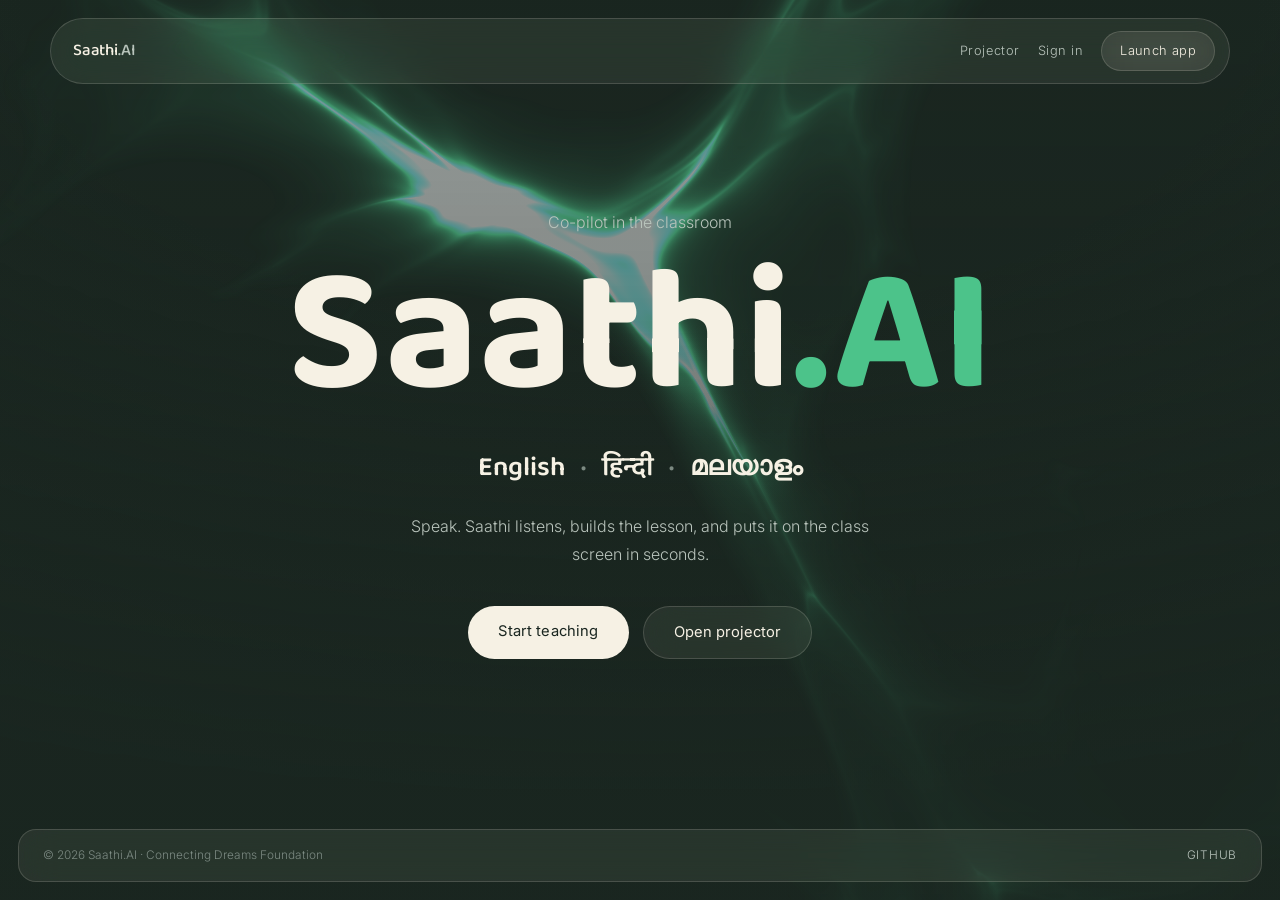
<file: frontend/index.html>
<!DOCTYPE html>
<html lang="en">
<head>
  <meta charset="UTF-8" />
  <meta name="viewport" content="width=device-width, initial-scale=1.0" />
  <title>Saathi.AI · Your co-pilot in the classroom</title>
  <meta name="description" content="A voice-first AI co-pilot for Indian government school teachers. English, हिन्दी, മലയാളം." />
  <link rel="preconnect" href="https://fonts.googleapis.com" />
  <link rel="preconnect" href="https://fonts.gstatic.com" crossorigin />
  <link href="https://fonts.googleapis.com/css2?family=Baloo+2:wght@500;600;700;800&family=Inter:wght@300;400;500&family=Noto+Sans+Malayalam:wght@400;500&family=Noto+Sans+Devanagari:wght@400;500&display=swap" rel="stylesheet" />
  <link rel="stylesheet" href="css/landing.css" />
</head>
<body>

<canvas id="neural" aria-hidden="true"></canvas>
<div class="veil" aria-hidden="true"></div>

<nav class="nav glass">
  <a href="/" class="brand">Saathi<span>.AI</span></a>
  <div class="nav-right">
    <a href="display.html" target="_blank" class="nav-link">Projector</a>
    <a href="login.html" class="nav-link">Sign in</a>
    <a href="app.html" class="nav-cta glass">Launch app</a>
  </div>
</nav>

<main class="hero">
  <div class="hero-inner">
    <span class="eyebrow">Co-pilot in the classroom</span>
    <h1 class="title">Saathi<span>.AI</span></h1>
    <p class="langs"><span>English</span><i>·</i><span>हिन्दी</span><i>·</i><span>മലയാളം</span></p>
    <p class="sub">Speak. Saathi listens, builds the lesson, and puts it on the class screen in seconds.</p>
    <div class="cta-row">
      <a href="signup.html" class="btn-primary">Start teaching</a>
      <a href="display.html" target="_blank" class="btn-ghost glass">Open projector</a>
    </div>
  </div>
</main>

<footer class="footer glass">
  <span>© 2026 Saathi.AI · Connecting Dreams Foundation</span>
  <a href="https://github.com/Nathan-Jamesss/saathi-ai" target="_blank">GitHub</a>
</footer>

<script src="js/neural-noise.js"></script>
<script>
  initNeuralNoise('#neural', { color: [0.30, 0.77, 0.54], opacity: 0.85, speed: 0.0009 });
</script>
</body>
</html>
</file>
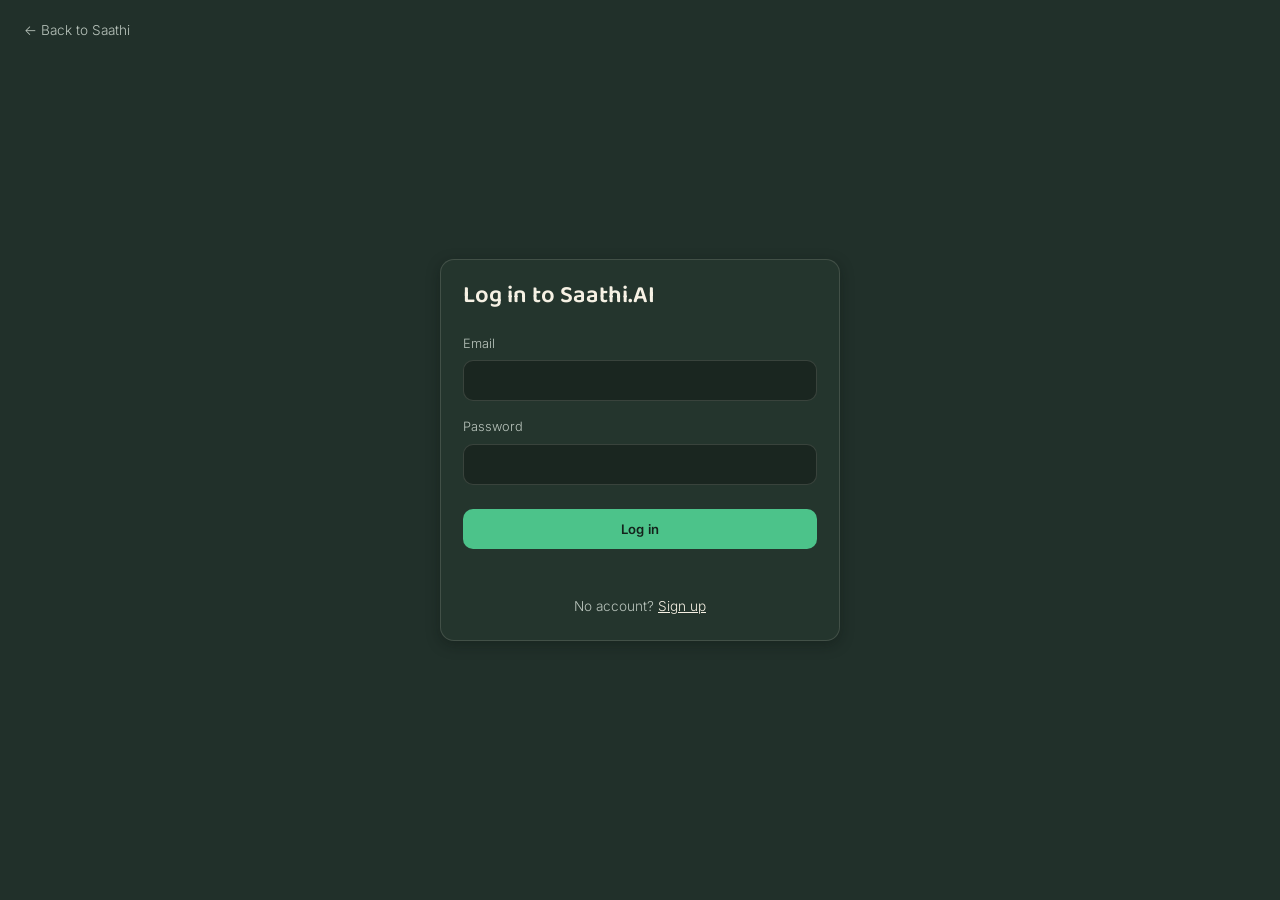
<file: frontend/admin.html>
<!DOCTYPE html>
<html lang="en" data-theme="dark">
<head>
  <meta charset="UTF-8" />
  <meta name="viewport" content="width=device-width, initial-scale=1.0" />
  <title>Saathi.AI · Admin</title>
  <link rel="preconnect" href="https://fonts.googleapis.com" />
  <link rel="preconnect" href="https://fonts.gstatic.com" crossorigin />
  <link href="https://fonts.googleapis.com/css2?family=Baloo+2:wght@500;600;700;800&family=Inter:wght@300;400;500;600&display=swap" rel="stylesheet" />
  <link rel="stylesheet" href="css/main.css" />
  <link rel="stylesheet" href="css/dashboard.css" />
  <link rel="stylesheet" href="css/auth.css" />
</head>
<body>

<div class="dash-page dash-wide">
  <div class="dash-header">
    <h1>Admin</h1>
    <div class="flex gap-12 items-center">
      <a href="index.html" class="btn btn-ghost">Home</a>
      <button id="open-teachers-btn" class="btn btn-secondary">Teachers</button>
      <button id="open-add-teacher-btn" class="btn btn-primary">Add teacher</button>
      <button id="logout-btn" class="btn btn-ghost">Log out</button>
    </div>
  </div>

  <div class="bento-grid admin-stats" id="admin-stats">
    <div class="bento-card">
      <div class="bento-card-header"><span class="bento-icon">✓</span><span class="bento-label">Teachers</span></div>
      <div class="bento-count-row">
        <div><div class="bento-stat-num" id="stat-total-teachers">0</div><div class="bento-stat-label">total</div></div>
        <div><div class="bento-stat-num" id="stat-active-teachers">0</div><div class="bento-stat-label">active</div></div>
      </div>
      <p class="bento-desc">Teacher accounts, and how many are switched on.</p>
    </div>
    <div class="bento-card">
      <div class="bento-card-header"><span class="bento-icon">▶</span><span class="bento-label">AI sessions</span></div>
      <div class="bento-stat-num" id="stat-total-sessions" style="text-align:center;">0</div>
      <p class="bento-desc">Lessons teachers have generated with the voice assistant.</p>
    </div>
    <div class="bento-card">
      <div class="bento-card-header"><span class="bento-icon">◐</span><span class="bento-label">Classes scheduled</span></div>
      <div class="bento-stat-num" id="stat-total-scheduled" style="text-align:center;">0</div>
      <p class="bento-desc">Timetable classes planned across every teacher.</p>
    </div>
  </div>

  <div class="admin-cols admin-cols-main">
    <div class="card admin-panel">
      <div class="flex items-center justify-between" style="margin-bottom:6px;">
        <h2 style="margin:0;">Teacher progress</h2>
        <button id="export-report-btn" class="btn btn-secondary btn-sm">Download CSV</button>
      </div>
      <p class="text-sm text-muted" style="margin-bottom:12px;">
        How far each teacher is through their timetable. Anyone well behind needs a conversation.
      </p>
      <div class="admin-scroll">
        <table class="data-table" id="progress-table"></table>
      </div>
    </div>

    <div class="card admin-panel">
      <h2 style="margin-bottom:6px;">Usage, last 14 days</h2>
      <p class="text-sm text-muted" style="margin-bottom:12px;">AI lessons generated each day.</p>
      <div class="activity-chart" id="activity-chart"></div>
      <div class="insight-block">
        <h3>Last 14 days</h3>
        <div class="insight-tiles" id="usage-tiles"></div>
      </div>
    </div>
  </div>

  <div class="admin-cols admin-cols-main">
    <div class="card admin-panel">
      <h2 style="margin-bottom:6px;">Grade &amp; subject coverage</h2>
      <p class="text-sm text-muted" style="margin-bottom:12px;">Which teachers have a syllabus for each grade and subject. A dash means no teacher has it yet. Hover a count to see names.</p>
      <div class="admin-scroll">
        <table class="coverage-table" id="coverage-table"></table>
      </div>

      <div class="insight-block">
        <h3>At a glance</h3>
        <div class="insight-tiles" id="insight-tiles"></div>
        <h3 style="margin-top:16px;">Needs attention</h3>
        <ul class="attention-list" id="attention-list"></ul>
      </div>
    </div>

    <div class="card admin-panel">
      <h2 style="margin-bottom:6px;">Add a class</h2>
      <p class="text-sm text-muted" style="margin-bottom:12px;">Shows up in that teacher's own dashboard and calendar.</p>
      <form id="admin-add-class-form" class="stack-form">
        <div class="tt-field">
          <label for="ac-teacher">Teacher</label>
          <select id="ac-teacher" required></select>
        </div>
        <div class="tt-controls">
          <div class="tt-field">
            <label for="ac-grade">Class</label>
            <select id="ac-grade">
              <option value="8">Class 8</option>
              <option value="9">Class 9</option>
              <option value="10" selected>Class 10</option>
              <option value="11">Class 11</option>
              <option value="12">Class 12</option>
            </select>
          </div>
          <div class="tt-field">
            <label for="ac-subject">Subject</label>
            <select id="ac-subject">
              <option value="science" selected>Science</option>
              <option value="mathematics">Mathematics</option>
              <option value="history">History</option>
              <option value="geography">Geography</option>
              <option value="political science">Political Science</option>
              <option value="economics">Economics</option>
              <option value="english">English</option>
            </select>
          </div>
          <div class="tt-field">
            <label for="ac-date">Date</label>
            <input type="date" id="ac-date" required />
          </div>
        </div>
        <div class="tt-field">
          <label for="ac-chapter">Chapter</label>
          <input type="text" id="ac-chapter" required placeholder="e.g. Chapter 3: Gravitation" />
        </div>
        <div class="tt-field">
          <label for="ac-focus">Focus (optional)</label>
          <input type="text" id="ac-focus" placeholder="What this session covers" />
        </div>
        <div class="syllabus-footer">
          <button type="submit" class="btn btn-primary btn-sm">Add class</button>
          <span id="admin-add-class-status" class="syllabus-status"></span>
        </div>
      </form>

      <div class="insight-block">
        <h3>Classes this week, by teacher</h3>
        <div class="workload-list" id="workload-list"></div>
      </div>
    </div>
  </div>

  <div class="card admin-panel" style="margin-bottom:24px;">
    <div class="flex items-center justify-between" style="margin-bottom:6px;">
      <h2 style="margin:0;">Upcoming classes</h2>
      <div class="tt-field" style="flex-direction:row; align-items:center; gap:8px;">
        <label for="admin-sched-days">Show next</label>
        <select id="admin-sched-days">
          <option value="1">1 day</option>
          <option value="3">3 days</option>
          <option value="7" selected>7 days</option>
          <option value="30">30 days</option>
        </select>
      </div>
    </div>
    <p class="text-sm text-muted" style="margin-bottom:12px;">What every teacher is teaching. Edits here show up in that teacher's own dashboard.</p>
    <div class="admin-scroll">
      <table class="data-table" id="admin-schedule-table"></table>
    </div>
    <div id="admin-schedule-empty" class="history-empty">No classes scheduled in this window.</div>
  </div>
</div>

<dialog id="teachers-dialog" class="admin-dialog">
  <div class="admin-dialog-head">
    <h2>Teachers</h2>
    <button class="btn btn-ghost btn-sm" data-close>Close</button>
  </div>
  <div class="teacher-list" id="teacher-list">
    <div class="history-empty">Loading…</div>
  </div>
</dialog>

<dialog id="add-teacher-dialog" class="admin-dialog admin-dialog-narrow">
  <div class="admin-dialog-head">
    <h2>Add teacher</h2>
    <button class="btn btn-ghost btn-sm" data-close>Close</button>
  </div>
  <form id="add-teacher-form">
    <div class="auth-field">
      <label for="new-name">Name</label>
      <input type="text" id="new-name" required />
    </div>
    <div class="auth-field">
      <label for="new-email">Email</label>
      <input type="email" id="new-email" required />
    </div>
    <div class="auth-field">
      <label for="new-password">Password</label>
      <input type="password" id="new-password" required minlength="6" />
    </div>
    <button type="submit" class="btn btn-primary auth-submit">Add teacher</button>
    <div class="auth-error" id="add-error"></div>
  </form>
</dialog>

<script type="module" src="js/admin.js"></script>
</body>
</html>
</file>
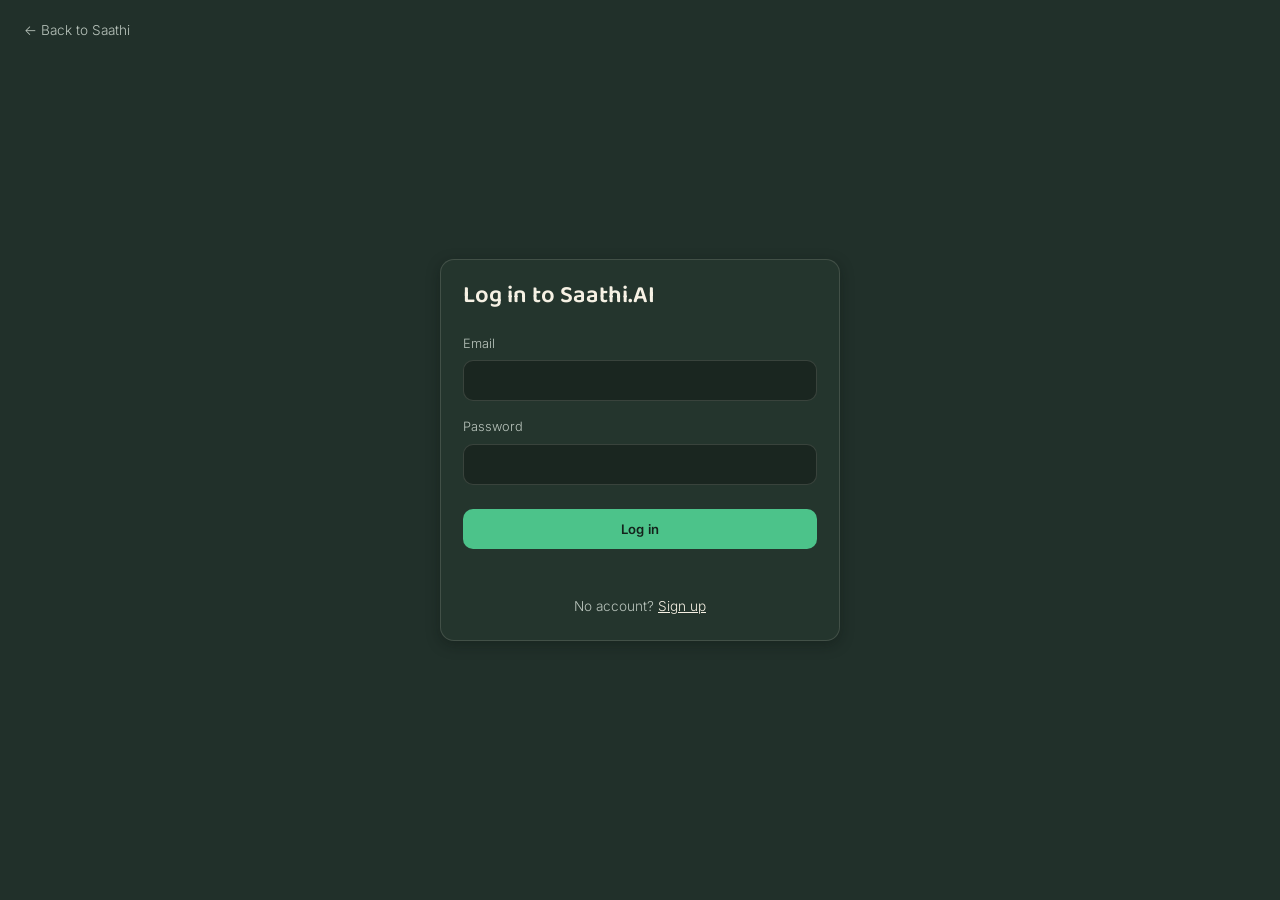
<file: frontend/dashboard.html>
<!DOCTYPE html>
<html lang="en" data-theme="dark">
<head>
  <meta charset="UTF-8" />
  <meta name="viewport" content="width=device-width, initial-scale=1.0" />
  <title>Saathi.AI · Dashboard</title>
  <link rel="preconnect" href="https://fonts.googleapis.com" />
  <link rel="preconnect" href="https://fonts.gstatic.com" crossorigin />
  <link href="https://fonts.googleapis.com/css2?family=Baloo+2:wght@500;600;700;800&family=Inter:wght@300;400;500;600&display=swap" rel="stylesheet" />
  <link rel="stylesheet" href="css/main.css" />
  <link rel="stylesheet" href="css/dashboard.css" />
</head>
<body>

<div class="dash-page dash-wide">
  <div class="dash-header">
    <h1>Welcome, <span id="teacher-name">Teacher</span></h1>
    <div class="flex gap-12 items-center">
      <a href="index.html" class="btn btn-ghost">Home</a>
      <button class="btn btn-secondary" data-open="history-dialog">Session history</button>
      <a href="app.html" class="btn btn-primary">Launch classroom</a>
      <button id="logout-btn" class="btn btn-ghost">Log out</button>
    </div>
  </div>

  <!-- Which class this whole page is showing -->
  <div class="class-bar">
    <div class="class-bar-picker">
      <span class="class-bar-label">Showing</span>
      <select id="syllabus-grade" aria-label="Class">
        <option value="8">Class 8</option>
        <option value="9">Class 9</option>
        <option value="10" selected>Class 10</option>
        <option value="11">Class 11</option>
        <option value="12">Class 12</option>
      </select>
      <select id="syllabus-subject" aria-label="Subject">
        <option value="science" selected>Science</option>
        <option value="mathematics">Mathematics</option>
        <option value="history">History</option>
        <option value="geography">Geography</option>
        <option value="political science">Political Science</option>
        <option value="economics">Economics</option>
        <option value="english">English</option>
      </select>
    </div>
    <div class="class-bar-actions">
      <button class="btn btn-secondary btn-sm" data-open="syllabus-dialog">Edit syllabus</button>
      <button class="btn btn-secondary btn-sm" data-open="plan-dialog">Plan term</button>
    </div>
  </div>

  <div class="bento-grid dash-bento" id="bento-overview" style="display:none;">
    <div class="bento-card bento-hero" id="bento-next-up">
      <div class="bento-card-header">
        <span class="bento-icon">▶</span>
        <span class="bento-label">Continue teaching</span>
      </div>
      <div id="bento-next-body"></div>
    </div>
    <div class="bento-card">
      <div class="bento-card-header">
        <span class="bento-icon">◐</span>
        <span class="bento-label">Syllabus covered</span>
      </div>
      <div class="bento-ring-wrap">
        <svg class="bento-ring" viewBox="0 0 100 100">
          <circle class="ring-bg" cx="50" cy="50" r="42" />
          <circle class="ring-fill" id="bento-ring-fill" cx="50" cy="50" r="42" />
        </svg>
        <span class="bento-ring-text" id="bento-ring-text">0%</span>
      </div>
    </div>
    <div class="bento-card">
      <div class="bento-card-header">
        <span class="bento-icon">✓</span>
        <span class="bento-label">Classes</span>
      </div>
      <div class="bento-count-row">
        <div><div class="bento-stat-num" id="bento-done-num">0</div><div class="bento-stat-label">done</div></div>
        <div><div class="bento-stat-num" id="bento-remaining-num">0</div><div class="bento-stat-label">left</div></div>
      </div>
    </div>
  </div>
  <div class="card history-empty" id="bento-empty" style="margin-bottom:20px;">
    No timetable for this class yet. Click <strong>Edit syllabus</strong>, then <strong>Plan term</strong> to build one.
  </div>

  <div class="admin-cols admin-cols-main">
    <div class="card admin-panel">
      <div class="flex items-center justify-between" style="margin-bottom:6px;">
        <h2 style="margin:0;">Class calendar</h2>
        <span id="schedule-status" class="syllabus-status"></span>
      </div>
      <p class="text-sm text-muted" style="margin-bottom:12px;">Click a day to see what you are teaching and launch the lesson.</p>

      <div class="tt-progress" id="schedule-progress" style="display:none; margin:0 0 14px;">
        <div class="tt-progress-bar"><div class="tt-progress-fill" id="schedule-progress-fill"></div></div>
        <div class="tt-progress-text" id="schedule-progress-text"></div>
      </div>

      <div class="tt-calendar" id="schedule-calendar" style="display:none; margin-top:0;">
        <div class="tt-cal-header">
          <button class="btn btn-ghost btn-sm" id="tt-cal-prev">←</button>
          <span id="tt-cal-title" class="tt-cal-title"></span>
          <button class="btn btn-ghost btn-sm" id="tt-cal-next">→</button>
        </div>
        <div class="tt-cal-grid" id="tt-cal-grid"></div>

        <div class="tt-detail card" id="tt-detail" style="display:none;">
          <div class="tt-detail-header">
            <span id="tt-detail-title"></span>
            <button class="btn btn-ghost btn-sm" id="tt-detail-close">✕</button>
          </div>
          <p id="tt-detail-focus" class="text-sm text-muted"></p>
          <div class="syllabus-footer">
            <button id="tt-detail-launch" class="btn btn-primary btn-sm">Launch this lesson</button>
            <button id="tt-detail-remove" class="btn btn-ghost btn-sm">Remove</button>
          </div>
        </div>
      </div>

      <div class="upcoming-block" id="upcoming-block" style="display:none;">
        <h3>Up next</h3>
        <div class="upcoming-list" id="upcoming-list"></div>
      </div>
    </div>

    <div class="dash-side">
      <div class="card admin-panel">
        <div class="flex items-center justify-between" style="margin-bottom:6px;">
          <h2 style="margin:0;">Syllabus topics</h2>
          <button class="btn btn-ghost btn-sm" data-open="syllabus-dialog">Edit</button>
        </div>
        <p class="text-sm text-muted" style="margin-bottom:12px;">Each chapter and how many of its classes are done.</p>
        <div class="topic-list" id="topic-list"></div>
      </div>

      <div class="card admin-panel">
        <h2 style="margin-bottom:6px;">At a glance</h2>
        <p class="text-sm text-muted" style="margin-bottom:12px;">For the class shown above.</p>
        <div class="insight-tiles" id="glance-tiles"></div>
      </div>

      <div class="card admin-panel" id="notes-card">
        <h2 style="margin-bottom:6px;">Class notes</h2>
        <p class="text-sm text-muted" style="margin-bottom:12px;">
          Notes for this class live as a real Google Doc in your own Drive.
        </p>

        <div id="notes-disconnected">
          <button id="notes-connect-btn" class="btn btn-primary btn-sm">Connect Google account</button>
        </div>

        <div id="notes-connected" style="display:none;">
          <div class="notes-account-row">
            <span class="text-sm text-muted" id="notes-account"></span>
            <button id="notes-disconnect-btn" class="btn btn-ghost btn-sm">Disconnect</button>
          </div>
          <div class="notes-actions">
            <a id="notes-open-link" class="btn btn-primary btn-sm" target="_blank" rel="noopener" style="display:none;">Open this class's doc</a>
            <button id="notes-create-btn" class="btn btn-primary btn-sm">Create notes doc</button>
            <span id="notes-append-area" style="display:none;">
              <button class="btn btn-secondary btn-sm" data-open="note-dialog">Add a note</button>
            </span>
            <button class="btn btn-secondary btn-sm" id="notes-old-btn">Older notes</button>
            <a class="btn btn-ghost btn-sm" href="https://drive.google.com/drive/my-drive" target="_blank" rel="noopener">Open Google Drive</a>
          </div>
          <span id="notes-status" class="syllabus-status"></span>
        </div>

        <div id="notes-unavailable" class="text-sm text-muted" style="display:none;">
          Google notes aren't switched on yet. The Google credentials still need to be added on the server.
        </div>
      </div>
    </div>
  </div>
</div>

<!-- ── Popups ── -->
<dialog id="syllabus-dialog" class="admin-dialog">
  <div class="admin-dialog-head">
    <h2>Edit syllabus</h2>
    <button class="btn btn-ghost btn-sm" data-close>Close</button>
  </div>
  <p class="text-sm text-muted" style="margin-bottom:10px;">Paste the chapters and topics for the class shown above, or upload the NCERT PDF and let the AI read it.</p>
  <textarea id="syllabus-content" class="syllabus-textarea" placeholder="Chapters, topics, and pacing notes for this class, e.g.&#10;Ch 1: Matter in our surroundings&#10;Ch 2: Is matter around us pure&#10;..."></textarea>
  <div class="syllabus-footer">
    <button id="syllabus-save-btn" class="btn btn-primary btn-sm">Save syllabus</button>
    <label class="btn btn-secondary btn-sm" for="syllabus-pdf-input" style="cursor:pointer;">
      Upload NCERT PDF
      <input type="file" id="syllabus-pdf-input" accept="application/pdf" style="display:none;" />
    </label>
    <span id="syllabus-status" class="syllabus-status"></span>
  </div>
</dialog>

<dialog id="plan-dialog" class="admin-dialog">
  <div class="admin-dialog-head">
    <h2>Plan term</h2>
    <button class="btn btn-ghost btn-sm" data-close>Close</button>
  </div>
  <p class="text-sm text-muted" style="margin-bottom:14px;">
    Builds a class-by-class schedule from the syllabus for the class shown above. Upload your school's timetable and classes land on the days that class really meets.
  </p>
  <div class="tt-controls">
    <div class="tt-field">
      <label for="schedule-start">Term start</label>
      <input type="date" id="schedule-start" />
    </div>
    <div class="tt-field">
      <label for="schedule-end">Term end</label>
      <input type="date" id="schedule-end" />
    </div>
    <div class="tt-field">
      <label for="schedule-per-week">Classes / week</label>
      <select id="schedule-per-week">
        <option value="1">1</option>
        <option value="2">2</option>
        <option value="3" selected>3</option>
        <option value="4">4</option>
        <option value="5">5</option>
      </select>
    </div>
  </div>
  <div class="syllabus-footer">
    <label class="btn btn-secondary btn-sm" for="school-timetable-input" style="cursor:pointer;">
      Upload school timetable
      <input type="file" id="school-timetable-input" accept="application/pdf,image/*" style="display:none;" />
    </label>
    <span id="school-timetable-status" class="syllabus-status"></span>
  </div>
  <div class="syllabus-footer">
    <button id="schedule-generate-btn" class="btn btn-primary btn-sm">Generate timetable</button>
    <button id="calendar-sync-btn" class="btn btn-secondary btn-sm" style="display:none;">Add to Google Calendar</button>
    <span id="schedule-dialog-status" class="syllabus-status"></span>
  </div>
</dialog>

<dialog id="note-dialog" class="admin-dialog admin-dialog-narrow">
  <div class="admin-dialog-head">
    <h2>Add a note</h2>
    <button class="btn btn-ghost btn-sm" data-close>Close</button>
  </div>
  <textarea id="notes-append-text" class="syllabus-textarea" style="min-height:110px;" placeholder="It gets added to the Google Doc with today's date"></textarea>
  <div class="syllabus-footer">
    <button id="notes-append-btn" class="btn btn-primary btn-sm">Add to notes</button>
  </div>
</dialog>

<dialog id="old-notes-dialog" class="admin-dialog admin-dialog-narrow">
  <div class="admin-dialog-head">
    <h2>Older notes</h2>
    <button class="btn btn-ghost btn-sm" data-close>Close</button>
  </div>
  <div class="teacher-list" id="old-notes-list"></div>
</dialog>

<dialog id="history-dialog" class="admin-dialog">
  <div class="admin-dialog-head">
    <h2>Session history</h2>
    <button class="btn btn-ghost btn-sm" data-close>Close</button>
  </div>
  <div class="history-list" id="history-list">
    <div class="history-empty">Loading…</div>
  </div>
</dialog>

<script type="module" src="js/dashboard.js"></script>
</body>
</html>
</file>
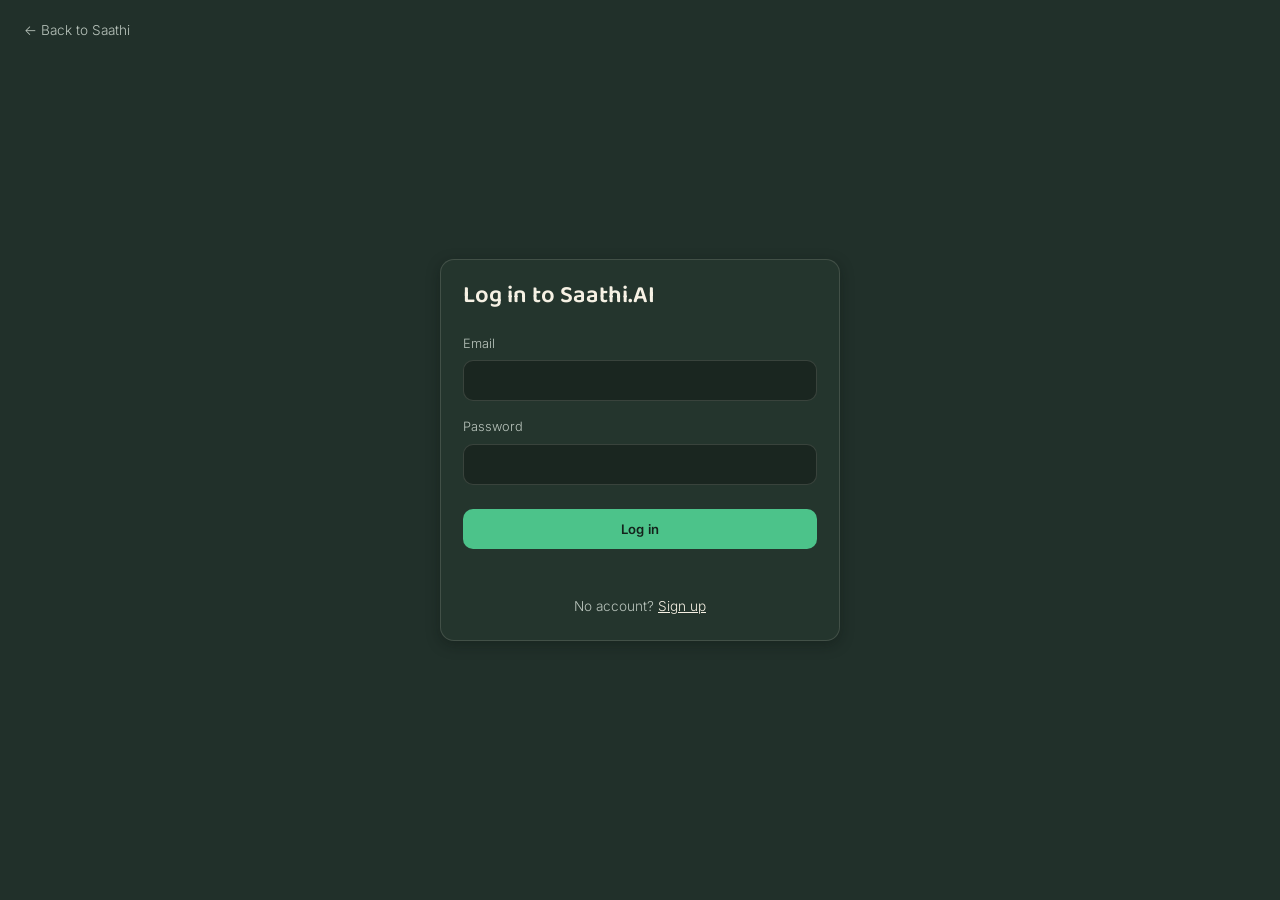
<file: frontend/login.html>
<!DOCTYPE html>
<html lang="en" data-theme="dark">
<head>
  <meta charset="UTF-8" />
  <meta name="viewport" content="width=device-width, initial-scale=1.0" />
  <title>Saathi.AI · Log in</title>
  <link rel="preconnect" href="https://fonts.googleapis.com" />
  <link rel="preconnect" href="https://fonts.gstatic.com" crossorigin />
  <link href="https://fonts.googleapis.com/css2?family=Inter+Tight:wght@300;400;500;600&family=Inter:wght@300;400;500;600&display=swap" rel="stylesheet" />
  <link rel="stylesheet" href="css/main.css" />
  <link rel="stylesheet" href="css/auth.css" />
</head>
<body>

<div class="auth-page">
  <a href="index.html" class="auth-home-link">← Back to Saathi</a>
  <div class="auth-card card">
    <h1>Log in to Saathi.AI</h1>
    <form id="login-form">
      <div class="auth-field">
        <label for="email">Email</label>
        <input type="email" id="email" required autocomplete="email" />
      </div>
      <div class="auth-field">
        <label for="password">Password</label>
        <input type="password" id="password" required autocomplete="current-password" />
      </div>
      <button type="submit" class="btn btn-primary auth-submit">Log in</button>
      <div class="auth-error" id="error"></div>
    </form>
    <div class="auth-switch">
      No account? <a href="signup.html">Sign up</a>
    </div>
  </div>
</div>

<script type="module">
  import { login, getRole } from './js/auth.js';

  const form = document.getElementById('login-form');
  const errorEl = document.getElementById('error');

  form.addEventListener('submit', async (e) => {
    e.preventDefault();
    errorEl.textContent = '';
    const email = document.getElementById('email').value.trim();
    const password = document.getElementById('password').value;
    try {
      await login({ email, password });
      location.href = getRole() === 'admin' ? 'admin.html' : 'dashboard.html';
    } catch (err) {
      errorEl.textContent = err.message;
    }
  });
</script>
</body>
</html>
</file>
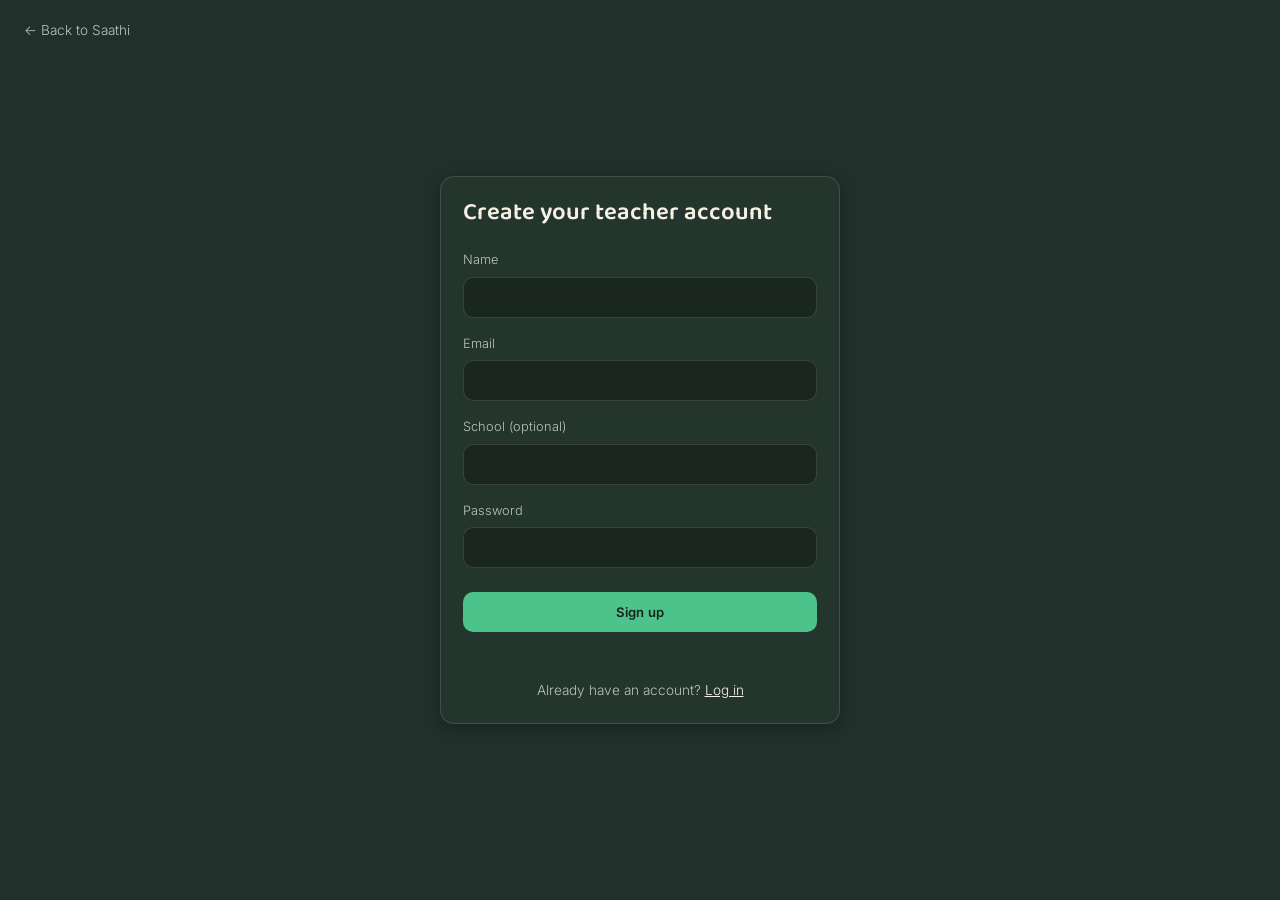
<file: frontend/signup.html>
<!DOCTYPE html>
<html lang="en" data-theme="dark">
<head>
  <meta charset="UTF-8" />
  <meta name="viewport" content="width=device-width, initial-scale=1.0" />
  <title>Saathi.AI · Sign up</title>
  <link rel="preconnect" href="https://fonts.googleapis.com" />
  <link rel="preconnect" href="https://fonts.gstatic.com" crossorigin />
  <link href="https://fonts.googleapis.com/css2?family=Inter+Tight:wght@300;400;500;600&family=Inter:wght@300;400;500;600&display=swap" rel="stylesheet" />
  <link rel="stylesheet" href="css/main.css" />
  <link rel="stylesheet" href="css/auth.css" />
</head>
<body>

<div class="auth-page">
  <a href="index.html" class="auth-home-link">← Back to Saathi</a>
  <div class="auth-card card">
    <h1>Create your teacher account</h1>
    <form id="signup-form">
      <div class="auth-field">
        <label for="name">Name</label>
        <input type="text" id="name" required autocomplete="name" />
      </div>
      <div class="auth-field">
        <label for="email">Email</label>
        <input type="email" id="email" required autocomplete="email" />
      </div>
      <div class="auth-field">
        <label for="school">School (optional)</label>
        <input type="text" id="school" autocomplete="organization" />
      </div>
      <div class="auth-field">
        <label for="password">Password</label>
        <input type="password" id="password" required minlength="6" autocomplete="new-password" />
      </div>
      <button type="submit" class="btn btn-primary auth-submit">Sign up</button>
      <div class="auth-error" id="error"></div>
    </form>
    <div class="auth-switch">
      Already have an account? <a href="login.html">Log in</a>
    </div>
  </div>
</div>

<script type="module">
  import { signup } from './js/auth.js';

  const form = document.getElementById('signup-form');
  const errorEl = document.getElementById('error');

  form.addEventListener('submit', async (e) => {
    e.preventDefault();
    errorEl.textContent = '';
    const name = document.getElementById('name').value.trim();
    const email = document.getElementById('email').value.trim();
    const school = document.getElementById('school').value.trim();
    const password = document.getElementById('password').value;
    try {
      await signup({ email, password, name, school: school || null });
      location.href = 'dashboard.html';
    } catch (err) {
      errorEl.textContent = err.message;
    }
  });
</script>
</body>
</html>
</file>
<file: frontend/css/landing.css>
/* =========================================================
   Saathi.AI · Landing (minimal glassmorphism over neural noise)
   ========================================================= */

:root {
  --bg:        #1a2620;
  --ink:       #f6f1e4;
  --ink-dim:   #b9c4bc;
  --ink-faint: #7c8a82;
  --glass:     rgba(246, 241, 228, 0.07);
  --glass-2:   rgba(246, 241, 228, 0.11);
  --glass-br:  rgba(246, 241, 228, 0.16);
  --accent:    #4cc38a;
  --font-d: 'Baloo 2', sans-serif;
  --font-b: 'Inter', 'Noto Sans Malayalam', 'Noto Sans Devanagari', sans-serif;
  --ease: cubic-bezier(0.22, 1, 0.36, 1);
}

* { margin: 0; padding: 0; box-sizing: border-box; }
html { scroll-behavior: smooth; }
body {
  min-height: 100svh;
  background: var(--bg);
  color: var(--ink);
  font-family: var(--font-b);
  font-weight: 300;
  line-height: 1.6;
  overflow-x: hidden;
  -webkit-font-smoothing: antialiased;
  display: flex; flex-direction: column;
}
a { color: inherit; text-decoration: none; }
::selection { background: var(--ink); color: var(--bg); }
:focus-visible { outline: 2px solid var(--ink); outline-offset: 3px; border-radius: 4px; }

/* neural noise canvas + dark veil for legibility */
#neural { position: fixed; inset: 0; width: 100%; height: 100%; pointer-events: none; z-index: 0; }
.veil {
  position: fixed; inset: 0; z-index: 1; pointer-events: none;
  background:
    radial-gradient(120% 90% at 50% 0%, transparent 40%, rgba(26,38,32,0.55) 100%),
    linear-gradient(180deg, rgba(26,38,32,0.35), rgba(26,38,32,0.65));
}

/* glass primitive */
.glass {
  background: var(--glass);
  backdrop-filter: blur(18px) saturate(1.3);
  -webkit-backdrop-filter: blur(18px) saturate(1.3);
  border: 1px solid var(--glass-br);
}

/* nav */
.nav {
  position: fixed; top: 18px; left: 50%; transform: translateX(-50%);
  z-index: 10; width: calc(100% - 36px); max-width: 1180px;
  display: flex; align-items: center; justify-content: space-between;
  padding: 12px 14px 12px 22px; border-radius: 100px;
}
.brand { font-family: var(--font-d); font-size: 1.05rem; font-weight: 500; letter-spacing: -0.01em; }
.brand span { color: var(--ink-dim); }
.nav-right { display: flex; align-items: center; gap: 18px; }
.nav-link { font-size: 0.8rem; letter-spacing: 0.04em; color: var(--ink-dim); transition: color 0.3s; }
.nav-link:hover { color: var(--ink); }
.nav-cta {
  font-size: 0.8rem; letter-spacing: 0.03em; color: var(--ink);
  padding: 9px 18px; border-radius: 100px;
  transition: background 0.3s, transform 0.3s var(--ease);
}
.nav-cta:hover { background: var(--glass-2); transform: translateY(-1px); }

/* hero */
.hero {
  position: relative; z-index: 5; flex: 1;
  display: flex; align-items: center; justify-content: center;
  padding: 120px 24px 80px; text-align: center;
}
.hero-inner { max-width: 720px; display: flex; flex-direction: column; align-items: center; }
.eyebrow {
  font-size: 1rem; color: var(--ink-dim); margin-bottom: 18px;
  opacity: 0; animation: rise 0.9s var(--ease) 0.1s forwards;
}
.title {
  font-family: var(--font-d);
  font-size: clamp(4rem, 16vw, 11rem);
  font-weight: 700; line-height: 0.95;
  opacity: 0; animation: rise 1s var(--ease) 0.18s forwards;
}
.title span { color: var(--accent); }
.langs {
  display: flex; gap: 16px; align-items: center; justify-content: center;
  font-family: var(--font-d); font-size: clamp(1.1rem, 3vw, 1.7rem); font-weight: 600;
  color: var(--ink); margin: 26px 0 22px;
  opacity: 0; animation: rise 1s var(--ease) 0.3s forwards;
}
.langs i { color: var(--ink-faint); font-style: normal; }
.sub {
  max-width: 460px; font-size: 1rem; color: var(--ink-dim); line-height: 1.75;
  opacity: 0; animation: rise 1s var(--ease) 0.42s forwards;
}
.cta-row {
  display: flex; gap: 14px; flex-wrap: wrap; justify-content: center; margin-top: 38px;
  opacity: 0; animation: rise 1s var(--ease) 0.54s forwards;
}
@keyframes rise { from { opacity: 0; transform: translateY(22px); } to { opacity: 1; transform: translateY(0); } }

.btn-primary {
  font-size: 0.92rem; font-weight: 400; letter-spacing: 0.01em;
  padding: 14px 30px; border-radius: 100px;
  background: var(--ink); color: var(--bg);
  transition: transform 0.3s var(--ease), opacity 0.3s;
}
.btn-primary:hover { transform: translateY(-2px); opacity: 0.92; }
.btn-ghost {
  font-size: 0.92rem; font-weight: 400; color: var(--ink);
  padding: 14px 30px; border-radius: 100px;
  transition: background 0.3s, transform 0.3s var(--ease);
}
.btn-ghost:hover { background: var(--glass-2); transform: translateY(-2px); }

/* footer */
.footer {
  position: relative; z-index: 5; margin: 0 18px 18px; border-radius: 18px;
  padding: 16px 24px; display: flex; align-items: center; justify-content: space-between;
}
.footer span { font-size: 0.74rem; color: var(--ink-faint); }
.footer a { font-size: 0.74rem; letter-spacing: 0.06em; text-transform: uppercase; color: var(--ink-dim); transition: color 0.3s; }
.footer a:hover { color: var(--ink); }

@media (max-width: 600px) {
  .nav { padding: 10px 12px 10px 18px; }
  .nav-right { gap: 12px; }
  .nav-link { display: none; }
  .langs { gap: 10px; }
}

@media (prefers-reduced-motion: reduce) {
  .eyebrow, .title, .langs, .sub, .cta-row { animation: none; opacity: 1; }
}
</file>
<file: frontend/css/main.css>
/* =========================================================
   Saathi.AI · Design System (main.css)
   Notebook paper by day, chalkboard by night
   Shared by Teacher View (app) and Projector (display)
   ========================================================= */

@import url('https://fonts.googleapis.com/css2?family=Baloo+2:wght@500;600;700;800&family=Inter:wght@300;400;500;600&family=Noto+Sans+Malayalam:wght@400;600&family=Noto+Sans+Devanagari:wght@400;600&display=swap');

/* ── CSS Variables ── */
:root {
  /* Dark (default) · slate chalkboard, chalk-white ink, bright chalk accents */
  --bg-primary:   #21302a;
  --bg-secondary: #1a2620;
  --bg-card:      #24352d;
  --bg-hover:     #2c4038;
  --text-primary:   #f6f1e4;
  --text-secondary: #b9c4bc;
  --text-muted:     #7c8a82;
  --accent:       #4cc38a;          /* chalk green */
  --accent-hover: #63d89e;
  --accent-ink:   #14231c;          /* text on accent-filled surfaces */
  --accent-light: rgba(76, 195, 138, 0.16);
  --secondary:    #ffb13c;          /* marigold */
  --sky:          #5cb8ff;
  --pink:         #ff8fb3;
  --success: #4cc38a;
  --warning: #ffb13c;
  --danger:  #ff7a6b;
  --border:        rgba(246, 241, 228, 0.14);
  --border-accent: rgba(246, 241, 228, 0.34);
  --shadow:    0 16px 40px rgba(10, 18, 14, 0.45);
  --shadow-sm: 0 4px 14px rgba(10, 18, 14, 0.35);
  --radius:    14px;
  --radius-sm: 10px;
  --radius-lg: 20px;
  --transition: 220ms cubic-bezier(0.22, 1, 0.36, 1);
  --font-display: 'Baloo 2', 'Inter', sans-serif;
  --font-body:    'Inter', 'Noto Sans Malayalam', 'Noto Sans Devanagari', sans-serif;
}

[data-theme="light"] {
  /* Light · warm notebook paper, pencil-brown ink, bright chalk accents */
  --bg-primary:   #fff8ec;
  --bg-secondary: #fbf0dc;
  --bg-card:      #ffffff;
  --bg-hover:     #fdefd8;
  --text-primary:   #2b2118;
  --text-secondary: #6b5d4f;
  --text-muted:     #a69a89;
  --accent:       #2fa36b;
  --accent-hover: #268a5a;
  --accent-ink:   #ffffff;
  --accent-light: rgba(47, 163, 107, 0.12);
  --secondary:    #ff9f1c;
  --sky:          #3fa9f5;
  --pink:         #ff6fa8;
  --success: #2fa36b;
  --warning: #e08e00;
  --danger:  #e1503f;
  --border:        rgba(43, 33, 24, 0.13);
  --border-accent: rgba(43, 33, 24, 0.30);
  --shadow:    0 16px 40px rgba(107, 74, 26, 0.14);
  --shadow-sm: 0 4px 14px rgba(107, 74, 26, 0.10);
}

/* ── Reset ── */
*, *::before, *::after {
  box-sizing: border-box;
  margin: 0;
  padding: 0;
}

html { scroll-behavior: smooth; }

body {
  font-family: var(--font-body);
  font-weight: 300;
  background: var(--bg-primary);
  color: var(--text-primary);
  line-height: 1.6;
  min-height: 100vh;
  -webkit-font-smoothing: antialiased;
  transition: background var(--transition), color var(--transition);
}

::selection { background: var(--text-primary); color: var(--bg-primary); }

/* ── Typography ── */
h1, h2, h3, h4, h5 {
  font-family: var(--font-display);
  font-weight: 600;
  line-height: 1.15;
}
h1 { font-size: clamp(2rem, 5vw, 3.5rem); }
h2 { font-size: clamp(1.5rem, 3vw, 2.25rem); }
h3 { font-size: clamp(1.2rem, 2vw, 1.5rem); }
h4 { font-size: 1.1rem; }
p  { color: var(--text-secondary); }

a { color: var(--text-primary); text-decoration: none; transition: opacity var(--transition); }
a:hover { opacity: 0.7; }

/* ── Buttons ── */
.btn {
  display: inline-flex;
  align-items: center;
  gap: 8px;
  padding: 11px 22px;
  border-radius: var(--radius-sm);
  border: 1px solid transparent;
  cursor: pointer;
  font-family: var(--font-body);
  font-size: 0.82rem;
  font-weight: 500;
  letter-spacing: 0.02em;
  transition: all var(--transition);
  white-space: nowrap;
}

.btn-primary {
  background: var(--accent);
  color: var(--accent-ink);
  font-weight: 600;
}
.btn-primary:hover { background: var(--accent-hover); transform: translateY(-1px); }

.btn-secondary {
  background: var(--bg-card);
  color: var(--text-primary);
  border-color: var(--border);
}
.btn-secondary:hover { background: var(--bg-hover); border-color: var(--border-accent); }

.btn-ghost {
  background: transparent;
  color: var(--text-secondary);
  border-color: var(--border);
}
.btn-ghost:hover { background: var(--bg-hover); color: var(--text-primary); }

.btn-danger {
  background: transparent;
  color: var(--danger);
  border-color: color-mix(in srgb, var(--danger) 40%, transparent);
}
.btn-danger:hover { background: color-mix(in srgb, var(--danger) 12%, transparent); }

.btn-lg { padding: 15px 30px; font-size: 0.95rem; }
.btn-sm { padding: 7px 16px; font-size: 0.8rem; }
.btn-icon { padding: 8px; border-radius: var(--radius-sm); }

.btn:disabled { opacity: 0.35; cursor: not-allowed; transform: none !important; }

/* ── Cards ── */
.card {
  background: var(--bg-card);
  border: 1px solid var(--border);
  border-radius: var(--radius);
  padding: 22px;
  box-shadow: var(--shadow-sm);
  transition: background var(--transition), border-color var(--transition), transform var(--transition);
}
.card-hover:hover { background: var(--bg-hover); border-color: var(--border-accent); transform: translateY(-2px); }

/* ── Badge ── */
.badge {
  display: inline-flex;
  align-items: center;
  gap: 6px;
  padding: 5px 13px;
  border: 1px solid transparent;
  border-radius: 100px;
  font-size: 0.74rem;
  font-weight: 600;
  color: var(--text-primary);
  background: var(--accent-light);
}
.badge-concept   { color: var(--accent-ink);  background: var(--accent); }
.badge-quiz      { color: var(--accent-ink);  background: var(--secondary); }
.badge-translate { color: var(--accent-ink);  background: var(--sky); }
.badge-activity  { color: var(--accent-ink);  background: var(--pink); }
.badge-unclear   { color: var(--text-secondary); background: var(--accent-light); }

/* ── Spinner ── */
.spinner {
  display: inline-block;
  width: 18px; height: 18px;
  border: 1.5px solid var(--border);
  border-top-color: var(--text-primary);
  border-radius: 50%;
  animation: spin 0.7s linear infinite;
}
@keyframes spin { to { transform: rotate(360deg); } }

/* ── Pulse animation (mic) ── */
@keyframes pulse-ring {
  0%   { transform: scale(1); opacity: 0.7; }
  100% { transform: scale(1.7); opacity: 0; }
}
.pulse::after {
  content: '';
  position: absolute;
  inset: 0;
  border-radius: inherit;
  background: var(--danger);
  animation: pulse-ring 1.3s ease-out infinite;
  z-index: -1;
}

/* ── Scrollbar ── */
::-webkit-scrollbar { width: 6px; height: 6px; }
::-webkit-scrollbar-track { background: transparent; }
::-webkit-scrollbar-thumb { background: var(--border); border-radius: 3px; }
::-webkit-scrollbar-thumb:hover { background: var(--text-muted); }

/* ── Utility classes ── */
.sr-only { position: absolute; width: 1px; height: 1px; overflow: hidden; clip: rect(0,0,0,0); }
.flex     { display: flex; }
.flex-col { flex-direction: column; }
.items-center { align-items: center; }
.justify-between { justify-content: space-between; }
.gap-8  { gap: 8px; }
.gap-12 { gap: 12px; }
.gap-16 { gap: 16px; }
.text-accent   { color: var(--text-primary); }
.text-muted    { color: var(--text-muted); }
.text-success  { color: var(--success); }
.text-danger   { color: var(--danger); }
.text-warning  { color: var(--warning); }
.text-sm { font-size: 0.875rem; }
.text-xs { font-size: 0.75rem; }
.font-bold { font-weight: 600; }
.font-semibold { font-weight: 500; }
.truncate { overflow: hidden; text-overflow: ellipsis; white-space: nowrap; }
.hidden { display: none !important; }
</file>
<file: frontend/css/dashboard.css>
/* dashboard.css · Teacher/admin dashboard shared layout — builds on main.css tokens */

.dash-page {
  min-height: 100vh;
  padding: 32px 24px;
  max-width: 900px;
  margin: 0 auto;
}

.dash-header {
  display: flex;
  align-items: center;
  justify-content: space-between;
  margin-bottom: 32px;
}

.dash-header h1 {
  font-size: 1.4rem;
}

.dash-section {
  margin-bottom: 40px;
}

.dash-section h2 {
  font-size: 1.05rem;
  margin-bottom: 14px;
}

.history-list,
.teacher-list {
  display: flex;
  flex-direction: column;
  gap: 10px;
}

.history-item {
  display: flex;
  justify-content: space-between;
  align-items: center;
  gap: 12px;
}

.history-item .meta {
  font-size: 0.8rem;
  color: var(--text-secondary);
  margin-top: 2px;
}

.history-empty {
  color: var(--text-muted);
  padding: 32px 0;
  text-align: center;
}

.syllabus-controls {
  display: flex;
  gap: 12px;
  margin-bottom: 12px;
  flex-wrap: wrap;
}

.syllabus-controls select {
  padding: 8px 10px;
  border-radius: var(--radius-sm);
  border: 1px solid var(--border);
  background: var(--bg-secondary);
  color: var(--text-primary);
  font-family: var(--font-body);
  font-size: 0.85rem;
}

.syllabus-textarea {
  width: 100%;
  min-height: 220px;
  padding: 14px;
  border-radius: var(--radius-sm);
  border: 1px solid var(--border);
  background: var(--bg-secondary);
  color: var(--text-primary);
  font-family: var(--font-body);
  font-size: 0.9rem;
  line-height: 1.6;
  resize: vertical;
}

.syllabus-textarea:focus {
  outline: none;
  border-color: var(--border-accent);
}

.syllabus-footer {
  display: flex;
  align-items: center;
  gap: 14px;
  margin-top: 12px;
}

.syllabus-status {
  font-size: 0.8rem;
  color: var(--text-muted);
}

.tt-controls {
  display: flex;
  gap: 16px;
  margin-bottom: 14px;
  flex-wrap: wrap;
}

.tt-field {
  display: flex;
  flex-direction: column;
  gap: 6px;
}

.tt-field label {
  font-size: 0.78rem;
  color: var(--text-secondary);
}

.tt-field input,
.tt-field select {
  padding: 8px 10px;
  border-radius: var(--radius-sm);
  border: 1px solid var(--border);
  background: var(--bg-secondary);
  color: var(--text-primary);
  font-family: var(--font-body);
  font-size: 0.85rem;
}

.tt-progress {
  margin-top: 18px;
}

.tt-progress-bar {
  width: 100%;
  height: 8px;
  border-radius: 4px;
  background: var(--bg-secondary);
  border: 1px solid var(--border);
  overflow: hidden;
}

.tt-progress-fill {
  height: 100%;
  background: var(--accent);
  transition: width var(--transition);
}

.tt-progress-text {
  margin-top: 8px;
  font-size: 0.85rem;
  color: var(--text-secondary);
}

.tt-calendar {
  margin-top: 18px;
}

.tt-cal-header {
  display: flex;
  align-items: center;
  justify-content: space-between;
  margin-bottom: 12px;
}

.tt-cal-title {
  font-family: var(--font-display);
  font-size: 1rem;
}

.tt-cal-grid {
  display: grid;
  grid-template-columns: repeat(7, 1fr);
  gap: 4px;
}

.tt-cal-dow {
  text-align: center;
  font-size: 0.7rem;
  text-transform: uppercase;
  letter-spacing: 0.04em;
  color: var(--text-muted);
  padding-bottom: 6px;
}

.tt-cal-day {
  min-height: 64px;
  border-radius: var(--radius-sm);
  border: 1px solid var(--border);
  background: var(--bg-secondary);
  padding: 6px;
  font-size: 0.75rem;
  cursor: default;
}

.tt-cal-day.tt-empty {
  border-color: transparent;
  background: transparent;
}

.tt-cal-day .tt-cal-daynum {
  color: var(--text-secondary);
  font-size: 0.7rem;
}

.tt-cal-day.tt-has-class {
  cursor: pointer;
  border-color: var(--border-accent);
}

.tt-cal-day.tt-has-class:hover {
  background: var(--bg-hover);
}

.tt-cal-day.tt-done {
  opacity: 0.5;
}

.tt-cal-chip {
  margin-top: 4px;
  font-size: 0.68rem;
  line-height: 1.3;
  color: var(--text-primary);
  overflow: hidden;
  display: -webkit-box;
  -webkit-line-clamp: 2;
  -webkit-box-orient: vertical;
}

.tt-cal-day.tt-today {
  border-color: var(--accent);
}

.tt-detail {
  margin-top: 16px;
}

.tt-detail-header {
  display: flex;
  justify-content: space-between;
  align-items: center;
  font-family: var(--font-display);
  font-size: 1rem;
  margin-bottom: 8px;
}

/* ── Bento overview ── */
.bento-grid {
  display: grid;
  grid-template-columns: repeat(4, 1fr);
  gap: 14px;
}

@media (max-width: 640px) {
  .bento-grid { grid-template-columns: 1fr; }
  .bento-hero { grid-column: span 1 !important; }
}

.bento-card {
  grid-column: span 1;
  background: var(--bg-card);
  border: 1px solid var(--border);
  border-radius: var(--radius);
  padding: 18px;
  opacity: 0;
  transform: translateY(10px);
  animation: bento-in 0.5s cubic-bezier(0.22, 1, 0.36, 1) forwards;
  transition: border-color var(--transition), transform var(--transition);
}

.bento-card:hover {
  border-color: var(--border-accent);
  transform: translateY(-2px);
}

.bento-grid .bento-card:nth-child(1) { animation-delay: 0ms; }
.bento-grid .bento-card:nth-child(2) { animation-delay: 90ms; }
.bento-grid .bento-card:nth-child(3) { animation-delay: 180ms; }

@keyframes bento-in {
  to { opacity: 1; transform: translateY(0); }
}

.bento-hero {
  grid-column: span 2;
  display: flex;
  flex-direction: column;
  justify-content: space-between;
}

.bento-card-header {
  display: flex;
  align-items: center;
  gap: 8px;
  margin-bottom: 14px;
}

.bento-icon {
  display: inline-flex;
  align-items: center;
  justify-content: center;
  width: 22px;
  height: 22px;
  border-radius: 50%;
  background: var(--accent-light);
  font-size: 0.7rem;
}

.bento-label {
  font-size: 0.8rem;
  font-weight: 600;
  color: var(--text-secondary);
}

.bento-next-empty {
  color: var(--text-muted);
  font-size: 0.9rem;
}

.bento-next-topic {
  font-family: var(--font-display);
  font-size: 1.3rem;
  margin-bottom: 4px;
}

.bento-next-meta {
  font-size: 0.82rem;
  color: var(--text-secondary);
  margin-bottom: 14px;
}

.bento-ring-wrap {
  position: relative;
  width: 88px;
  height: 88px;
  margin: 0 auto;
}

.bento-ring {
  width: 100%;
  height: 100%;
  transform: rotate(-90deg);
}

.bento-ring .ring-bg,
.bento-ring .ring-fill {
  fill: none;
  stroke-width: 8;
}

.bento-ring .ring-bg {
  stroke: var(--border);
}

.bento-ring .ring-fill {
  stroke: var(--accent);
  stroke-linecap: round;
  stroke-dasharray: 263.9;
  stroke-dashoffset: 263.9;
  transition: stroke-dashoffset 0.9s cubic-bezier(0.22, 1, 0.36, 1);
}

.bento-ring-text {
  position: absolute;
  inset: 0;
  display: flex;
  align-items: center;
  justify-content: center;
  font-family: var(--font-display);
  font-size: 1.1rem;
}

.bento-count-row {
  display: flex;
  justify-content: space-around;
  text-align: center;
}

.bento-stat-num {
  font-family: var(--font-display);
  font-size: 1.8rem;
}

.bento-stat-label {
  font-size: 0.72rem;
  color: var(--text-muted);
  text-transform: uppercase;
  letter-spacing: 0.04em;
}

/* ── Admin coverage table ── */
.coverage-table {
  width: 100%;
  border-collapse: separate;
  border-spacing: 4px;
  font-size: 0.82rem;
  white-space: nowrap;
}

.coverage-table th {
  font-weight: 600;
  color: var(--text-secondary);
  text-align: left;
  padding: 8px 10px;
}

.coverage-row-label {
  white-space: nowrap;
}

.coverage-cell {
  padding: 10px 12px;
  border-radius: var(--radius-sm);
  min-width: 90px;
  white-space: normal;
}

.coverage-cell.covered {
  background: var(--accent-light);
  color: var(--text-primary);
  font-weight: 500;
}

.coverage-cell.gap {
  background: var(--bg-secondary);
  color: var(--text-muted);
  text-align: center;
}

/* ── Admin usage chart ── */
.activity-chart {
  display: flex;
  align-items: flex-end;
  gap: 6px;
  height: 140px;
}

.activity-col {
  flex: 1;
  display: flex;
  flex-direction: column;
  align-items: center;
  justify-content: flex-end;
  height: 100%;
  min-width: 0;
}

.activity-bar {
  width: 100%;
  max-width: 28px;
  background: var(--accent);
  border-radius: var(--radius-sm) var(--radius-sm) 0 0;
  transition: height var(--transition);
}

.activity-count {
  font-size: 0.7rem;
  color: var(--text-secondary);
  height: 14px;
}

.activity-label {
  font-size: 0.68rem;
  color: var(--text-muted);
  margin-top: 6px;
}

/* ── Admin: wide multi-column layout ── */
.dash-page.dash-wide {
  max-width: 1280px;
}

.admin-stats {
  grid-template-columns: repeat(3, 1fr);
  margin-bottom: 20px;
}

.admin-cols {
  display: grid;
  gap: 20px;
  margin-bottom: 20px;
  align-items: start;
}

.admin-cols-main {
  grid-template-columns: minmax(0, 3fr) minmax(0, 2fr);
}

@media (max-width: 900px) {
  .admin-cols-main,
  .admin-stats { grid-template-columns: 1fr; }
  .dash-header { flex-wrap: wrap; gap: 12px; }
}

.admin-panel { min-width: 0; }

.admin-scroll { overflow-x: auto; }

.wrap-table { white-space: normal; width: 100%; }
.wrap-table th,
.wrap-table td { vertical-align: top; overflow-wrap: anywhere; }
.wrap-table .coverage-row-label { white-space: normal; }
.wrap-table input[type="text"],
.wrap-table input[type="date"] {
  width: 100%;
  padding: 6px 8px;
  border-radius: var(--radius-sm);
  border: 1px solid var(--border);
  background: var(--bg-secondary);
  color: var(--text-primary);
  font-family: var(--font-body);
  font-size: 0.8rem;
}

.stack-form { display: flex; flex-direction: column; gap: 12px; }
.stack-form .tt-controls { margin-bottom: 0; gap: 12px; }
.stack-form .tt-field { flex: 1 1 120px; min-width: 0; }
.stack-form input,
.stack-form select { width: 100%; }

.admin-dialog {
  margin: auto; /* the global reset strips the default centring margin */
  width: min(720px, calc(100vw - 32px));
  max-height: 80vh;
  padding: 20px;
  border: 1px solid var(--border-accent);
  border-radius: var(--radius);
  background: var(--bg-card);
  color: var(--text-primary);
  overflow-y: auto;
}

.admin-dialog-narrow { width: min(420px, calc(100vw - 32px)); }

.admin-dialog::backdrop {
  background: rgba(0, 0, 0, 0.6);
  backdrop-filter: blur(4px);
}

.admin-dialog-head {
  display: flex;
  align-items: center;
  justify-content: space-between;
  margin-bottom: 14px;
}

.admin-dialog-head h2 { font-size: 1.05rem; margin: 0; }

/* ── Admin: tidy sizing and tables ── */
.admin-panel h2 { font-size: 1rem; }
.admin-panel { padding: 18px; }

.bento-desc {
  margin: 10px 0 0;
  font-size: 0.75rem;
  line-height: 1.4;
  color: var(--text-muted);
  text-align: center;
}

.admin-stats .bento-stat-num { font-size: 1.6rem; }

.data-table {
  width: 100%;
  border-collapse: collapse;
  font-size: 0.82rem;
}

.data-table th {
  text-align: left;
  font-size: 0.7rem;
  font-weight: 600;
  text-transform: uppercase;
  letter-spacing: 0.04em;
  color: var(--text-muted);
  padding: 6px 10px 8px;
  border-bottom: 1px solid var(--border);
  white-space: nowrap;
}

.data-table td {
  padding: 10px;
  border-bottom: 1px solid var(--border);
  vertical-align: middle;
  overflow-wrap: anywhere;
}

.data-table tbody tr:last-child td { border-bottom: none; }
.data-table tbody tr:hover td { background: var(--bg-hover); }
.data-table .cell-strong { font-weight: 500; color: var(--text-primary); }
.data-table td:not(.cell-strong) { color: var(--text-secondary); }
.data-table input[type="text"],
.data-table input[type="date"] {
  width: 100%;
  padding: 6px 8px;
  border-radius: var(--radius-sm);
  border: 1px solid var(--border);
  background: var(--bg-secondary);
  color: var(--text-primary);
  font-family: var(--font-body);
  font-size: 0.8rem;
}

#progress-table th:nth-child(2) { width: 30%; }
#progress-table th:nth-child(n+3) { white-space: nowrap; }
#progress-table td:nth-child(n+3) { white-space: nowrap; }

#admin-schedule-table { table-layout: fixed; }
#admin-schedule-table th:nth-child(1) { width: 110px; }
#admin-schedule-table th:nth-child(2) { width: 130px; }
#admin-schedule-table th:nth-child(3) { width: 120px; }
#admin-schedule-table th:nth-child(4) { width: 28%; }
#admin-schedule-table th:nth-child(6) { width: 150px; }
#admin-schedule-table td:nth-child(1) { white-space: nowrap; }

#coverage-table { border-spacing: 3px; font-size: 0.76rem; }
#coverage-table th { font-size: 0.7rem; padding: 6px 4px; white-space: normal; text-align: center; }
#coverage-table th.coverage-row-label { text-align: left; white-space: nowrap; }
#coverage-table .coverage-cell { padding: 8px 6px; min-width: 0; text-align: center; }

/* ── Teacher dashboard ── */
.class-bar {
  display: flex;
  align-items: center;
  justify-content: space-between;
  flex-wrap: wrap;
  gap: 12px;
  margin-bottom: 18px;
}

.class-bar-picker,
.class-bar-actions {
  display: flex;
  align-items: center;
  gap: 8px;
  flex-wrap: wrap;
}

.class-bar-label {
  font-size: 0.78rem;
  color: var(--text-muted);
}

.class-bar select {
  padding: 8px 10px;
  border-radius: var(--radius-sm);
  border: 1px solid var(--border);
  background: var(--bg-secondary);
  color: var(--text-primary);
  font-family: var(--font-body);
  font-size: 0.85rem;
}

.dash-bento { margin-bottom: 20px; }
.dash-bento .bento-ring-wrap { width: 76px; height: 76px; }
.dash-bento .bento-next-topic { font-size: 1.15rem; }

.dash-side {
  display: flex;
  flex-direction: column;
  gap: 20px;
  min-width: 0;
}

.topic-list {
  display: flex;
  flex-direction: column;
  gap: 10px;
  max-height: 280px;
  overflow-y: auto;
  padding-right: 4px;
}

.topic-top {
  display: flex;
  justify-content: space-between;
  gap: 10px;
  font-size: 0.8rem;
  margin-bottom: 4px;
}

.topic-name {
  color: var(--text-primary);
  overflow-wrap: anywhere;
}

.topic-count {
  color: var(--text-muted);
  white-space: nowrap;
}

.topic-bar {
  height: 5px;
  border-radius: 3px;
  background: var(--bg-secondary);
  border: 1px solid var(--border);
  overflow: hidden;
}

.topic-fill {
  height: 100%;
  background: var(--accent);
}

.topic-row.done .topic-name { color: var(--text-muted); }
.topic-row.next .topic-name { color: var(--accent); font-weight: 600; }

.notes-account-row {
  display: flex;
  align-items: center;
  justify-content: space-between;
  gap: 8px;
  margin-bottom: 12px;
}

.notes-actions {
  display: flex;
  flex-wrap: wrap;
  gap: 8px;
  align-items: center;
  margin-bottom: 8px;
}

.notes-actions #notes-append-area { display: inline-flex; }

/* ── Fill the gaps: equal-height rows + insight blocks ── */
.admin-cols { align-items: stretch; }
.admin-cols > .admin-panel { display: flex; flex-direction: column; }
.dash-side > .card:last-child { flex: 1; }

.insight-block { margin-top: 18px; padding-top: 16px; border-top: 1px solid var(--border); }
.insight-block h3,
.upcoming-block h3 {
  font-size: 0.78rem;
  font-weight: 600;
  text-transform: uppercase;
  letter-spacing: 0.04em;
  color: var(--text-muted);
  margin: 0 0 10px;
}

.insight-tiles {
  display: grid;
  grid-template-columns: repeat(2, 1fr);
  gap: 10px;
}

.insight-tile {
  background: var(--bg-secondary);
  border: 1px solid var(--border);
  border-radius: var(--radius-sm);
  padding: 12px;
}

.insight-num {
  font-family: var(--font-display);
  font-size: 1.4rem;
  line-height: 1.1;
}

.insight-num-sm { font-size: 0.95rem; padding: 5px 0 3px; }

.insight-label {
  margin-top: 4px;
  font-size: 0.72rem;
  color: var(--text-muted);
}

.attention-list {
  list-style: none;
  margin: 0;
  padding: 0;
  display: flex;
  flex-direction: column;
  gap: 8px;
  font-size: 0.82rem;
  color: var(--text-secondary);
}

.attention-list li {
  padding-left: 14px;
  position: relative;
}

.attention-list li::before {
  content: '';
  position: absolute;
  left: 0;
  top: 0.55em;
  width: 6px;
  height: 6px;
  border-radius: 50%;
  background: var(--accent);
}

.attention-list strong { color: var(--text-primary); font-weight: 500; }
.attention-ok { color: var(--text-muted); }

.upcoming-block { margin-top: 18px; padding-top: 16px; border-top: 1px solid var(--border); }

.upcoming-list { display: flex; flex-direction: column; gap: 8px; }

.upcoming-item {
  display: grid;
  grid-template-columns: 84px 1fr auto;
  align-items: center;
  gap: 12px;
  padding: 10px 12px;
  background: var(--bg-secondary);
  border: 1px solid var(--border);
  border-radius: var(--radius-sm);
}

.upcoming-date { font-size: 0.78rem; color: var(--text-secondary); }
.upcoming-chapter { font-size: 0.85rem; color: var(--text-primary); }
.upcoming-focus { font-size: 0.74rem; color: var(--text-muted); margin-top: 2px; }

.stack-form > .tt-field { flex: none; }
.activity-chart { min-height: 140px; }

.workload-list { display: flex; flex-direction: column; gap: 10px; }
.workload-row {
  display: grid;
  grid-template-columns: 130px 1fr 24px;
  align-items: center;
  gap: 10px;
  font-size: 0.8rem;
}
.workload-name { color: var(--text-primary); overflow: hidden; text-overflow: ellipsis; white-space: nowrap; }
.workload-row .topic-count { text-align: right; }
</file>
<file: frontend/css/auth.css>
/* auth.css · Login/signup page layout — builds on main.css tokens */

.auth-page {
  min-height: 100vh;
  display: flex;
  align-items: center;
  justify-content: center;
  padding: 24px;
}

.auth-card {
  width: 100%;
  max-width: 400px;
}

.auth-card h1 {
  font-size: 1.5rem;
  margin-bottom: 24px;
}

.auth-field {
  margin-bottom: 16px;
}

.auth-field label {
  display: block;
  font-size: 0.8rem;
  color: var(--text-secondary);
  margin-bottom: 6px;
}

.auth-field input {
  width: 100%;
  padding: 10px 12px;
  border-radius: var(--radius-sm);
  border: 1px solid var(--border);
  background: var(--bg-secondary);
  color: var(--text-primary);
  font-family: var(--font-body);
  font-size: 0.95rem;
}

.auth-field input:focus {
  outline: none;
  border-color: var(--border-accent);
}

.auth-submit {
  width: 100%;
  justify-content: center;
  margin-top: 8px;
}

.auth-error {
  color: var(--danger);
  font-size: 0.82rem;
  margin-top: 12px;
  min-height: 1.2em;
}

.auth-switch {
  margin-top: 20px;
  font-size: 0.85rem;
  text-align: center;
  color: var(--text-secondary);
}

.auth-switch a {
  text-decoration: underline;
}

.auth-home-link {
  position: absolute;
  top: 20px;
  left: 24px;
  font-size: 0.85rem;
  color: var(--text-secondary);
  text-decoration: none;
}

.auth-home-link:hover {
  color: var(--text-primary);
}
</file>
